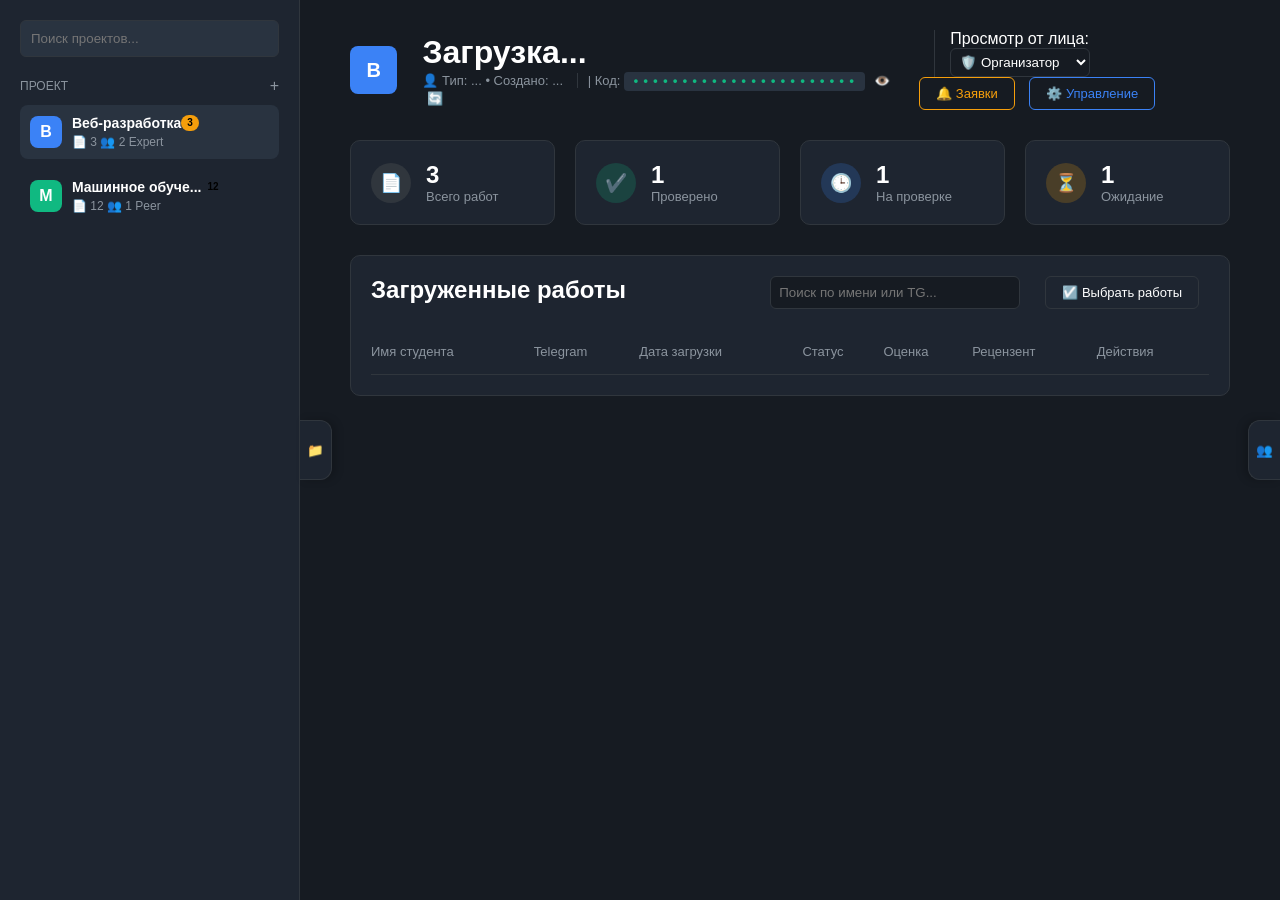
<file: index.html>
<!DOCTYPE html>
<html lang="ru">

<head>
    <meta charset="UTF-8">
    <meta name="viewport" content="width=device-width, initial-scale=1.0">
    <title>Система проверки работ</title>
    <link rel="stylesheet" href="css/style.css">
</head>

<body>
    <div class="app-container">
        <aside class="sidebar-left">
            <div class="logo">
                <div class="search-bar">
                    <input type="text" placeholder="Поиск проектов...">
                </div>
            </div>
            <div class="projects-list">
                <div class="section-title">ПРОЕКТ <button class="add-btn">+</button></div>

                <div class="project-item active">
                    <div class="project-icon blue">В</div>
                    <div class="project-info">
                        <div class="project-name">Веб-разработка <span class="badge orange">3</span></div>
                        <div class="project-meta">📄 3 👥 2 <span>Expert</span></div>
                    </div>
                </div>

                <div class="project-item">
                    <div class="project-icon green">М</div>
                    <div class="project-info">
                        <div class="project-name">Машинное обуче... <span class="badge yellow">12</span></div>
                        <div class="project-meta">📄 12 👥 1 <span>Peer</span></div>
                    </div>
                </div>
            </div>
        </aside>

        <main class="main-content">
            <header class="top-header">
                <div class="header-title">
                    <div class="project-icon large blue" id="header-icon">В</div>
                    <div>
                        <h1 id="header-title">Загрузка...</h1>
                        <span class="subtitle">
                            👤 Тип: <span id="header-type">...</span> • Создано: <span id="header-date">...</span>
                            <span class="code-container">
                                | Код: <span id="project-code-display"
                                    class="hidden-code">•••••••••••••••••••••••</span>
                                <span id="toggle-code-btn" class="icon-btn" title="Показать/Скрыть код">👁️</span>
                                <span id="refresh-code-btn" class="icon-btn" title="Обновить (сбросить) код">🔄</span>
                            </span>
                        </span>
                    </div>
                </div>
                <div class="header-actions">
                    <div class="role-selector"
                        style="margin-left: 15px; padding-left: 15px; border-left: 1px solid var(--border-color);">
                        Просмотр от лица:
                        <select id="global-role-selector" class="input-field" style="width: 140px; padding: 5px;">
                            <option value="organizer">🛡️ Организатор</option>
                            <option value="expert">🎓 Эксперт</option>
                        </select>
                    </div>
                    <button class="btn btn-outline" id="btn-requests"
                        style="position: relative; border-color: var(--status-orange); color: var(--status-orange);">
                        🔔 Заявки <span id="requests-badge" class="badge orange"
                            style="position: absolute; top: -8px; right: -8px; display: none;">0</span>
                    </button>
                    <button class="btn btn-outline" id="btn-open-control"
                        style="border-color: var(--accent-blue); color: var(--accent-blue);">⚙️ Управление</button>
                </div>
            </header>
            <div id="expert-workspace" style="display: none; padding: 20px;">
            </div>
            <div id="organizer-workspace">
                <div class="stats-grid">
                    <div class="stat-card">
                        <div class="stat-icon gray">📄</div>
                        <div>
                            <div class="stat-value" id="stat-total">3</div>
                            <div class="stat-label">Всего работ</div>
                        </div>
                    </div>
                    <div class="stat-card">
                        <div class="stat-icon green">✔️</div>
                        <div>
                            <div class="stat-value" id="stat-reviewed">1</div>
                            <div class="stat-label">Проверено</div>
                        </div>
                    </div>
                    <div class="stat-card">
                        <div class="stat-icon blue">🕒</div>
                        <div>
                            <div class="stat-value" id="stat-checking">1</div>
                            <div class="stat-label">На проверке</div>
                        </div>
                    </div>
                    <div class="stat-card">
                        <div class="stat-icon orange">⏳</div>
                        <div>
                            <div class="stat-value" id="stat-waiting">1</div>
                            <div class="stat-label">Ожидание</div>
                        </div>
                    </div>
                </div>

                <div class="table-container">
                    <div class="table-header">
                        <h2>Загруженные работы</h2>
                        <div class="table-actions"
                            style="display: flex; justify-content: space-between; align-items: center; margin-bottom: 15px;">
                            <div style="display: flex; gap: 15px; align-items: center;">
                                <input type="text" placeholder="Поиск по имени или TG..." class="input-field"
                                    style="width: 250px;">
                                <button id="btn-toggle-selection" class="btn btn-outline"
                                    style="border-color: var(--border-color);">☑️ Выбрать работы</button>
                                <button id="btn-add-exam-work" class="btn"
                                    style="background: var(--accent-blue); color: white; display: none;">📤 Загрузить
                                    работу</button>
                            </div>

                            <div id="batch-actions-toolbar" style="display: none; gap: 10px;">
                                <button id="btn-select-all" class="btn btn-outline"
                                    style="border-color: var(--text-muted); color: var(--text-main);">☑️ Выбрать
                                    все</button>

                                <button id="btn-batch-delete" class="btn btn-outline"
                                    style="color: #ef4444; border-color: #ef4444;">🗑️ Удалить</button>
                                <button id="btn-batch-reassign" class="btn btn-outline"
                                    style="border-color: var(--accent-blue); color: var(--accent-blue);">🔄
                                    Переназначить</button>
                                <button id="btn-batch-send" class="btn"
                                    style="background: var(--status-green); color: white;">✔️ Отправить без
                                    проверки</button>
                            </div>
                        </div>
                    </div>
                    <table class="data-table">
                        <thead>
                            <tr>
                                <th>Имя студента</th>
                                <th>Telegram</th>
                                <th>Дата загрузки</th>
                                <th>Статус</th>
                                <th>Оценка</th>
                                <th>Рецензент</th>
                                <th>Действия</th>
                            </tr>
                        </thead>
                        <tbody id="table-body">
                        </tbody>
                    </table>
                </div>

                <div class="review-panel" id="review-panel" style="display: none; position: relative;">
                    <span class="close-panel" id="close-review-panel">&times;</span>

                    <h3 style="color: white; margin-bottom: 15px;">Отзывы о работе</h3>
                    <div id="review-content">
                    </div>
                </div>
            </div>
        </main>

        <aside class="sidebar-right">
            <div class="participants-header">
                <h3>Участники</h3>
                <button class="btn btn-outline small" id="btn-invite">👥 Пригласить</button>
            </div>
            <div class="participants-list" id="participants-list">
            </div>
        </aside>
    </div>
    <script src="js/api.js"></script>
    <script src="js/app.js"></script>
    <div id="work-modal" class="modal" style="display: none;">
        <div class="modal-content">
            <span class="close-modal" id="close-modal">&times;</span>
            <h3 id="modal-student-name" style="margin-bottom: 10px;">Работа ученика</h3>
            <div class="work-placeholder">
                <p>Здесь будет отображаться загруженная работа (картинка, PDF, архив или код).</p>
            </div>
        </div>
    </div>

    <div id="context-menu" class="context-menu" style="display: none;">
        <div class="context-item" id="reset-single-action">🔄 Сбросить проверку</div>
        <div class="context-item text-danger" id="delete-action">🗑️ Удалить работу</div>
    </div>
    <div id="create-project-modal" class="modal" style="display: none;">
        <div class="modal-content" style="max-width: 400px; min-height: auto;">
            <span class="close-modal" id="close-create-modal">&times;</span>
            <h3 style="margin-bottom: 20px;">Создать новый проект</h3>

            <div class="form-group">
                <label>Название проекта</label>
                <input type="text" id="new-project-name" placeholder="Например: Проектирование БД" class="input-field">
            </div>

            <div class="form-group" style="margin-top: 15px;">
                <label>Режим проверки</label>
                <select id="new-project-type" class="input-field">
                    <option value="p2p">Peer-to-Peer (Ученики проверяют друг друга)</option>
                    <option value="exam">Экзаменационный (Проверяют только эксперты)</option>
                </select>
            </div>

            <button id="btn-save-project" class="btn"
                style="width: 100%; margin-top: 25px; background: var(--accent-blue); color: white;">Создать</button>
        </div>
    </div>

    <div id="requests-modal" class="modal" style="display: none;">
        <div class="modal-content" style="max-width: 600px; min-height: auto;">
            <span class="close-modal" id="close-requests-modal">&times;</span>
            <h3 style="margin-bottom: 20px;">Заявки на вступление в проект</h3>
            <div id="requests-list" style="max-height: 400px; overflow-y: auto;">
            </div>
        </div>
    </div>
    <div id="participant-context-menu" class="context-menu" style="display: none;">
        <div class="context-header"
            style="font-size: 11px; color: var(--text-muted); padding: 8px 15px; border-bottom: 1px solid var(--border-color);">
            Изменить роль</div>
        <div class="context-item role-option" data-role="Соорганизатор">🛡️ Соорганизатор</div>
        <div class="context-item role-option" data-role="Эксперт">🎓 Эксперт</div>
        <div class="context-item text-danger" id="remove-participant"
            style="border-top: 1px solid var(--border-color); margin-top: 5px;">🚪 Исключить</div>
    </div>
    <div id="invite-modal" class="modal" style="display: none;">
        <div class="modal-content" style="max-width: 400px; min-height: auto;">
            <span class="close-modal" id="close-invite-modal">&times;</span>
            <h3 style="margin-bottom: 20px;">Пригласить участника</h3>

            <div class="form-group">
                <label>Telegram тег (начинается с @)</label>
                <input type="text" id="invite-tg-tag" placeholder="@username" class="input-field">
            </div>

            <div class="form-group" style="margin-top: 15px;">
                <label>Роль</label>
                <select id="invite-role" class="input-field">
                </select>
            </div>

            <button id="btn-send-invite" class="btn"
                style="width: 100%; margin-top: 25px; background: var(--accent-blue); color: white;">Отправить
                приглашение</button>
        </div>
    </div>
    <div id="control-panel-modal" class="modal" style="display: none;">
        <div class="modal-content" style="max-width: 450px;">
            <span class="close-modal" id="close-control-modal">&times;</span>
            <h3 style="margin-bottom: 20px;">Управление проектом</h3>

            <div class="control-section">
                <label style="display: block; margin-bottom: 8px;">Количество проверок на работу:</label>
                <input type="number" id="panel-req-reviews" min="1" max="5" class="input-field">
            </div>

            <div class="control-section" style="margin-top: 25px;">
                <label style="display: block; margin-bottom: 8px;">Состояние системы:</label>
                <div style="display: flex; gap: 10px;">
                    <button id="btn-start-grading" class="btn"
                        style="background: var(--status-green); color: white; flex: 1; display: flex; align-items: center; justify-content: center; gap: 5px;">▶️
                        Начать</button>
                    <button id="btn-stop-grading" class="btn"
                        style="background: var(--status-orange); color: white; flex: 1; display: flex; align-items: center; justify-content: center; gap: 5px;">⏸️
                        Остановить</button>
                </div>
                <p style="font-size: 11px; color: var(--text-muted); margin-top: 10px;">
                    При остановке эксперты не смогут брать новые работы, но доделают текущие.
                </p>
            </div>

            <div class="control-section"
                style="margin-top: 25px; border-top: 1px solid var(--border-color); padding-top: 20px;">
                <button id="btn-global-refresh" class="btn btn-outline" style="width: 100%; margin-bottom: 10px;">🔄
                    Переназначить всех экспертов</button>
                <button id="btn-global-reset" class="btn"
                    style="width: 100%; background: #ef4444; color: white; margin-bottom: 25px;">🗑️ Сбросить все
                    проверки</button>

                <div style="border-top: 1px solid var(--border-color); padding-top: 15px;">
                    <button id="btn-delete-project" class="btn"
                        style="width: 100%; background: transparent; border: 1px solid #ef4444; color: #ef4444;">⚠️
                        Удалить проект навсегда</button>
                </div>
            </div>
        </div>
    </div>
    </div>
    <!-- Модалка загрузки работы (Экзамен) -->
    <div id="upload-exam-modal" class="modal" style="display: none;">
        <div class="modal-content" style="max-width: 400px; min-height: auto;">
            <span class="close-modal" id="close-upload-exam">&times;</span>
            <h3 style="margin-bottom: 20px;">Загрузить работу (Экзамен)</h3>

            <div class="form-group">
                <label>Ссылка на файл (PDF, архив и т.д.)</label>
                <input type="text" id="exam-file-url" placeholder="https://storage.link/file.pdf" class="input-field">
            </div>

            <button id="btn-submit-exam-work" class="btn"
                style="width: 100%; margin-top: 25px; background: var(--accent-blue); color: white;">Добавить в
                базу</button>
        </div>
    </div>
    <!-- Модалка загрузки МОЕЙ работы (P2P / Эксперт) -->
    <div id="upload-my-work-modal" class="modal" style="display: none;">
        <div class="modal-content" style="max-width: 400px; min-height: auto;">
            <span class="close-modal" id="close-upload-my-work">&times;</span>
            <h3 style="margin-bottom: 20px;">Загрузить мою работу</h3>

            <div class="form-group">
                <label>Название работы</label>
                <input type="text" id="my-work-title" placeholder="Например: Практика №1" class="input-field" value="">
            </div>

            <div class="form-group" style="margin-top: 15px;">
                <label>Ссылка на файл (GitHub, Google Drive и т.д.)</label>
                <input type="text" id="my-work-url" placeholder="https://..." class="input-field">
            </div>

            <button id="btn-submit-my-work" class="btn"
                style="width: 100%; margin-top: 25px; background: var(--accent-blue); color: white;">Отправить на
                проверку</button>
        </div>
    </div>
</body>

</html>
</file>
<file: css/style.css>
:root {
    --bg-dark: #161b22;
    --bg-panel: #1e2530;
    --bg-card: #293340;
    --text-main: #ffffff;
    --text-muted: #8b949e;
    --border-color: #30363d;
    --accent-blue: #3b82f6;
    --status-green: #10b981;
    --status-blue: #3b82f6;
    --status-orange: #f59e0b;
}

* {
    box-sizing: border-box;
    margin: 0;
    padding: 0;
    font-family: 'Segoe UI', Tahoma, Geneva, Verdana, sans-serif;
}

body {
    background-color: var(--bg-dark);
    color: var(--text-main);
    height: 100vh;
    overflow: hidden;
}

.app-container {
    display: flex;
    height: 100vh;
}

/* Сайдбары */
.sidebar-left {
    background-color: var(--bg-panel);
    width: 300px;
    flex: 0 0 300px;
    padding: 20px;
    border-right: 1px solid var(--border-color);
    overflow-y: auto;
    transition: margin-left 0.3s ease;
}

.sidebar-left.collapsed {
    margin-left: -300px;
}

.sidebar-right {
    background-color: var(--bg-panel);
    width: 300px;
    flex: 0 0 300px;
    padding: 20px;
    border-left: 1px solid var(--border-color);
    overflow-y: auto;
    transition: margin-right 0.3s ease;
}

.sidebar-right.collapsed {
    margin-right: -300px;
}

/* Кнопка переключения правого сайдбара */
.sidebar-right-toggle-btn {
    position: fixed;
    top: 50%;
    margin-top: -30px;
    right: 300px;
    width: 32px;
    height: 60px;
    background: var(--bg-panel);
    border: 1px solid var(--border-color);
    border-right: none;
    color: var(--text-muted);
    border-radius: 12px 0 0 12px;
    display: flex;
    align-items: center;
    justify-content: center;
    cursor: pointer;
    z-index: 1000;
    transition: right 0.3s ease, color 0.2s, background-color 0.2s;
    box-shadow: -4px 0 8px rgba(0, 0, 0, 0.2);
}

.sidebar-right-toggle-btn:hover {
    background: var(--bg-card);
    color: var(--text-main);
}

.sidebar-right-toggle-btn.collapsed {
    right: 0;
}

/* Кнопка переключения сайдбара */
.sidebar-toggle-btn {
    position: fixed;
    top: 50%;
    margin-top: -30px;
    left: 300px;
    width: 32px;
    height: 60px;
    background: var(--bg-panel);
    border: 1px solid var(--border-color);
    border-left: none;
    color: var(--text-muted);
    border-radius: 0 12px 12px 0;
    display: flex;
    align-items: center;
    justify-content: center;
    cursor: pointer;
    z-index: 1000;
    transition: left 0.3s ease, color 0.2s, background-color 0.2s;
    box-shadow: 4px 0 8px rgba(0, 0, 0, 0.2);
}

.sidebar-toggle-btn:hover {
    background: var(--bg-card);
    color: var(--text-main);
}

.sidebar-toggle-btn.collapsed {
    left: 0;
}

.search-bar input {
    width: 100%;
    padding: 10px;
    background: var(--bg-card);
    border: 1px solid var(--border-color);
    color: white;
    border-radius: 6px;
}

.section-title {
    font-size: 12px;
    color: var(--text-muted);
    margin-top: 20px;
    display: flex;
    justify-content: space-between;
    align-items: center;
}

.add-btn {
    background: none;
    border: none;
    color: var(--text-muted);
    cursor: pointer;
    font-size: 16px;
}

.project-item {
    display: flex;
    align-items: center;
    padding: 10px;
    margin-top: 10px;
    border-radius: 8px;
    cursor: pointer;
    transition: 0.2s;
}

.project-item.active,
.project-item:hover {
    background-color: var(--bg-card);
}

.project-icon {
    width: 32px;
    height: 32px;
    border-radius: 8px;
    display: flex;
    align-items: center;
    justify-content: center;
    font-weight: bold;
    margin-right: 10px;
}

.project-icon.large {
    width: 48px;
    height: 48px;
    font-size: 20px;
}

.project-icon.blue {
    background-color: var(--accent-blue);
}

.project-icon.green {
    background-color: var(--status-green);
}

.project-name {
    font-size: 14px;
    font-weight: bold;
    display: flex;
    justify-content: space-between;
}

.badge {
    font-size: 10px;
    padding: 2px 6px;
    border-radius: 10px;
    color: black;
    font-weight: bold;
}

.badge.orange {
    background-color: var(--status-orange);
}

.project-meta {
    font-size: 12px;
    color: var(--text-muted);
    margin-top: 4px;
}

/* Основной контент */
.main-content {
    flex: 1;
    padding: 30px 50px;
    overflow-y: auto;
}

.top-header {
    display: flex;
    justify-content: space-between;
    align-items: center;
    margin-bottom: 30px;
}

.header-title {
    display: flex;
    align-items: center;
    gap: 15px;
}

.subtitle {
    color: var(--text-muted);
    font-size: 13px;
}

.btn {
    padding: 8px 16px;
    border-radius: 6px;
    cursor: pointer;
    border: none;
    font-size: 13px;
    font-weight: 500;
}

.btn-outline {
    background: transparent;
    border: 1px solid var(--border-color);
    color: white;
    margin-right: 10px;
}

.btn-outline:hover {
    background: var(--bg-card);
}

/* Статистика */
.stats-grid {
    display: grid;
    grid-template-columns: repeat(4, 1fr);
    gap: 20px;
    margin-bottom: 30px;
}

.stat-card {
    background: var(--bg-panel);
    border: 1px solid var(--border-color);
    padding: 20px;
    border-radius: 10px;
    display: flex;
    align-items: center;
    gap: 15px;
}

.stat-icon {
    width: 40px;
    height: 40px;
    border-radius: 50%;
    display: flex;
    align-items: center;
    justify-content: center;
    font-size: 18px;
}

.stat-icon.gray {
    background: #30363d;
}

.stat-icon.green {
    background: rgba(16, 185, 129, 0.2);
    color: var(--status-green);
}

.stat-icon.blue {
    background: rgba(59, 130, 246, 0.2);
    color: var(--status-blue);
}

.stat-icon.orange {
    background: rgba(245, 158, 11, 0.2);
    color: var(--status-orange);
}

.stat-value {
    font-size: 24px;
    font-weight: bold;
}

.stat-label {
    color: var(--text-muted);
    font-size: 13px;
}

/* Таблица */
.table-container {
    background: var(--bg-panel);
    border-radius: 10px;
    padding: 20px;
    border: 1px solid var(--border-color);
    margin-bottom: 20px;
}

.table-header {
    display: flex;
    justify-content: space-between;
    margin-bottom: 20px;
}

.table-actions input {
    padding: 8px;
    background: var(--bg-dark);
    border: 1px solid var(--border-color);
    color: white;
    border-radius: 6px;
    margin-right: 10px;
}

.data-table {
    width: 100%;
    border-collapse: collapse;
    text-align: left;
}

.data-table th {
    color: var(--text-muted);
    font-size: 13px;
    padding-bottom: 15px;
    border-bottom: 1px solid var(--border-color);
    font-weight: normal;
}

.data-table td {
    padding: 15px 0;
    border-bottom: 1px solid var(--border-color);
    font-size: 14px;
}

.data-table tbody tr:hover {
    background-color: rgba(255, 255, 255, 0.02);
    cursor: pointer;
}

/* Статусы */
.status {
    padding: 4px 10px;
    border-radius: 20px;
    font-size: 12px;
    font-weight: 500;
    display: inline-flex;
    align-items: center;
    gap: 5px;
}

.status.done {
    background: rgba(16, 185, 129, 0.2);
    color: var(--status-green);
}

.status.checking {
    background: rgba(59, 130, 246, 0.2);
    color: var(--status-blue);
}

.status.waiting {
    background: rgba(245, 158, 11, 0.2);
    color: var(--status-orange);
}

/* Правый сайдбар (Участники) */
.participants-header {
    display: flex;
    justify-content: space-between;
    align-items: center;
    margin-bottom: 20px;
}

.participant-item {
    display: flex;
    align-items: center;
    gap: 10px;
    margin-bottom: 15px;
}

.avatar {
    width: 36px;
    height: 36px;
    background: var(--accent-blue);
    border-radius: 50%;
    display: flex;
    align-items: center;
    justify-content: center;
    font-size: 12px;
    font-weight: bold;
}

.p-name {
    font-size: 14px;
    font-weight: bold;
}

.p-tg {
    font-size: 12px;
    color: var(--text-muted);
}

/* Отзывы */
.review-panel {
    background: var(--bg-panel);
    border-radius: 10px;
    padding: 20px;
    border: 1px solid var(--border-color);
    margin-top: 20px;
}

.review-card {
    background: var(--bg-card);
    padding: 15px;
    border-radius: 8px;
    margin-top: 15px;
}

/* Иконки действий в таблице */
.action-icon {
    cursor: pointer;
    padding: 5px 8px;
    border-radius: 4px;
    transition: 0.2s;
    display: inline-block;
    user-select: none;
}

.action-icon:hover {
    background: rgba(255, 255, 255, 0.1);
}

.action-cell {
    position: relative;
    white-space: nowrap;
}

/* Модальное окно просмотра работы */
.modal {
    position: fixed;
    top: 0;
    left: 0;
    width: 100%;
    height: 100%;
    background: rgba(0, 0, 0, 0.7);
    display: flex;
    align-items: center;
    justify-content: center;
    z-index: 2000;
}

.modal-content {
    background: var(--bg-panel);
    padding: 25px;
    border-radius: 10px;
    width: 70%;
    max-width: 900px;
    min-height: 500px;
    position: relative;
    border: 1px solid var(--border-color);
    box-shadow: 0 10px 25px rgba(0, 0, 0, 0.5);
}

.close-modal {
    position: absolute;
    top: 15px;
    right: 20px;
    font-size: 28px;
    cursor: pointer;
    color: var(--text-muted);
    transition: 0.2s;
}

.close-modal:hover {
    color: white;
}

.work-placeholder {
    background: var(--bg-dark);
    height: 400px;
    margin-top: 15px;
    display: flex;
    align-items: center;
    justify-content: center;
    color: var(--text-muted);
    border-radius: 8px;
    border: 2px dashed var(--border-color);
}

/* Контекстное меню (выпадающее) */
.context-menu {
    position: absolute;
    background: var(--bg-card);
    border: 1px solid var(--border-color);
    border-radius: 6px;
    padding: 5px 0;
    z-index: 2100;
    box-shadow: 0 4px 12px rgba(0, 0, 0, 0.5);
    min-width: 150px;
}

.context-item {
    padding: 10px 15px;
    cursor: pointer;
    font-size: 13px;
    display: flex;
    align-items: center;
    gap: 8px;
    transition: 0.2s;
}

.context-item:hover {
    background: rgba(255, 255, 255, 0.05);
}

.text-danger {
    color: #ef4444;
}

/* Код проекта */
.code-container {
    margin-left: 10px;
    padding-left: 10px;
    border-left: 1px solid var(--border-color);
}

.hidden-code {
    background: var(--bg-card);
    padding: 2px 8px;
    border-radius: 4px;
    letter-spacing: 2px;
    font-family: monospace;
    font-weight: bold;
    color: var(--status-green);
    transition: 0.3s;
}

.icon-btn {
    cursor: pointer;
    padding: 2px 5px;
    border-radius: 4px;
    transition: 0.2s;
    user-select: none;
}

.icon-btn:hover {
    background: rgba(255, 255, 255, 0.1);
}

/* Формы */
.form-group label {
    display: block;
    font-size: 13px;
    color: var(--text-muted);
    margin-bottom: 5px;
}

.input-field {
    width: 100%;
    padding: 10px;
    background: var(--bg-dark);
    border: 1px solid var(--border-color);
    color: white;
    border-radius: 6px;
}

/* Заявки */
.request-card {
    background: var(--bg-dark);
    border: 1px solid var(--border-color);
    padding: 15px;
    border-radius: 8px;
    margin-bottom: 10px;
    display: flex;
    justify-content: space-between;
    align-items: center;
}

.request-info .req-name {
    font-weight: bold;
    font-size: 14px;
}

.request-info .req-tg {
    font-size: 12px;
    color: var(--text-muted);
}

.request-actions {
    display: flex;
    gap: 10px;
    align-items: center;
}

.role-select {
    padding: 6px;
    background: var(--bg-panel);
    border: 1px solid var(--border-color);
    color: white;
    border-radius: 4px;
    font-size: 12px;
}

/* Иконка меню в списке участников */
.participant-item {
    position: relative;
}

.btn-participant-menu {
    opacity: 0;
    transition: 0.2s;
    cursor: pointer;
    padding: 5px;
    border-radius: 4px;
    position: absolute;
    right: 0;
}

.participant-item:hover .btn-participant-menu {
    opacity: 1;
    background: rgba(255, 255, 255, 0.05);
}

/* Дополнительный стиль для заголовка в меню */
.context-header {
    font-weight: bold;
    text-transform: uppercase;
    letter-spacing: 1px;
}

/* Новый статус: Нет эксперта */
.status.no-expert {
    background: rgba(239, 68, 68, 0.1);
    color: #ef4444;
    border: 1px solid rgba(239, 68, 68, 0.2);
}

/* Кнопка рефреша эксперта */
.refresh-expert-btn {
    margin-left: 8px;
    cursor: pointer;
    font-size: 14px;
    opacity: 0.7;
    transition: 0.2s;
    display: inline-flex;
    align-items: center;
    justify-content: center;
    vertical-align: middle;
}

.refresh-expert-btn:hover {
    opacity: 1;
    transform: rotate(180deg);
}

/* Крестик для закрытия панели отзывов */
.close-panel {
    position: absolute;
    top: 15px;
    right: 20px;
    font-size: 28px;
    cursor: pointer;
    color: var(--text-muted);
    transition: 0.2s;
    line-height: 1;
    user-select: none;
}

.close-panel:hover {
    color: white;
    transform: scale(1.1);
}

.control-section label {
    font-weight: bold;
    font-size: 14px;
}

.status-indicator {
    width: 8px;
    height: 8px;
    border-radius: 50%;
    display: inline-block;
    margin-right: 5px;
}

.status-indicator.active {
    background: var(--status-green);
    box-shadow: 0 0 8px var(--status-green);
}

.status-indicator.paused {
    background: var(--status-orange);
}
</file>
